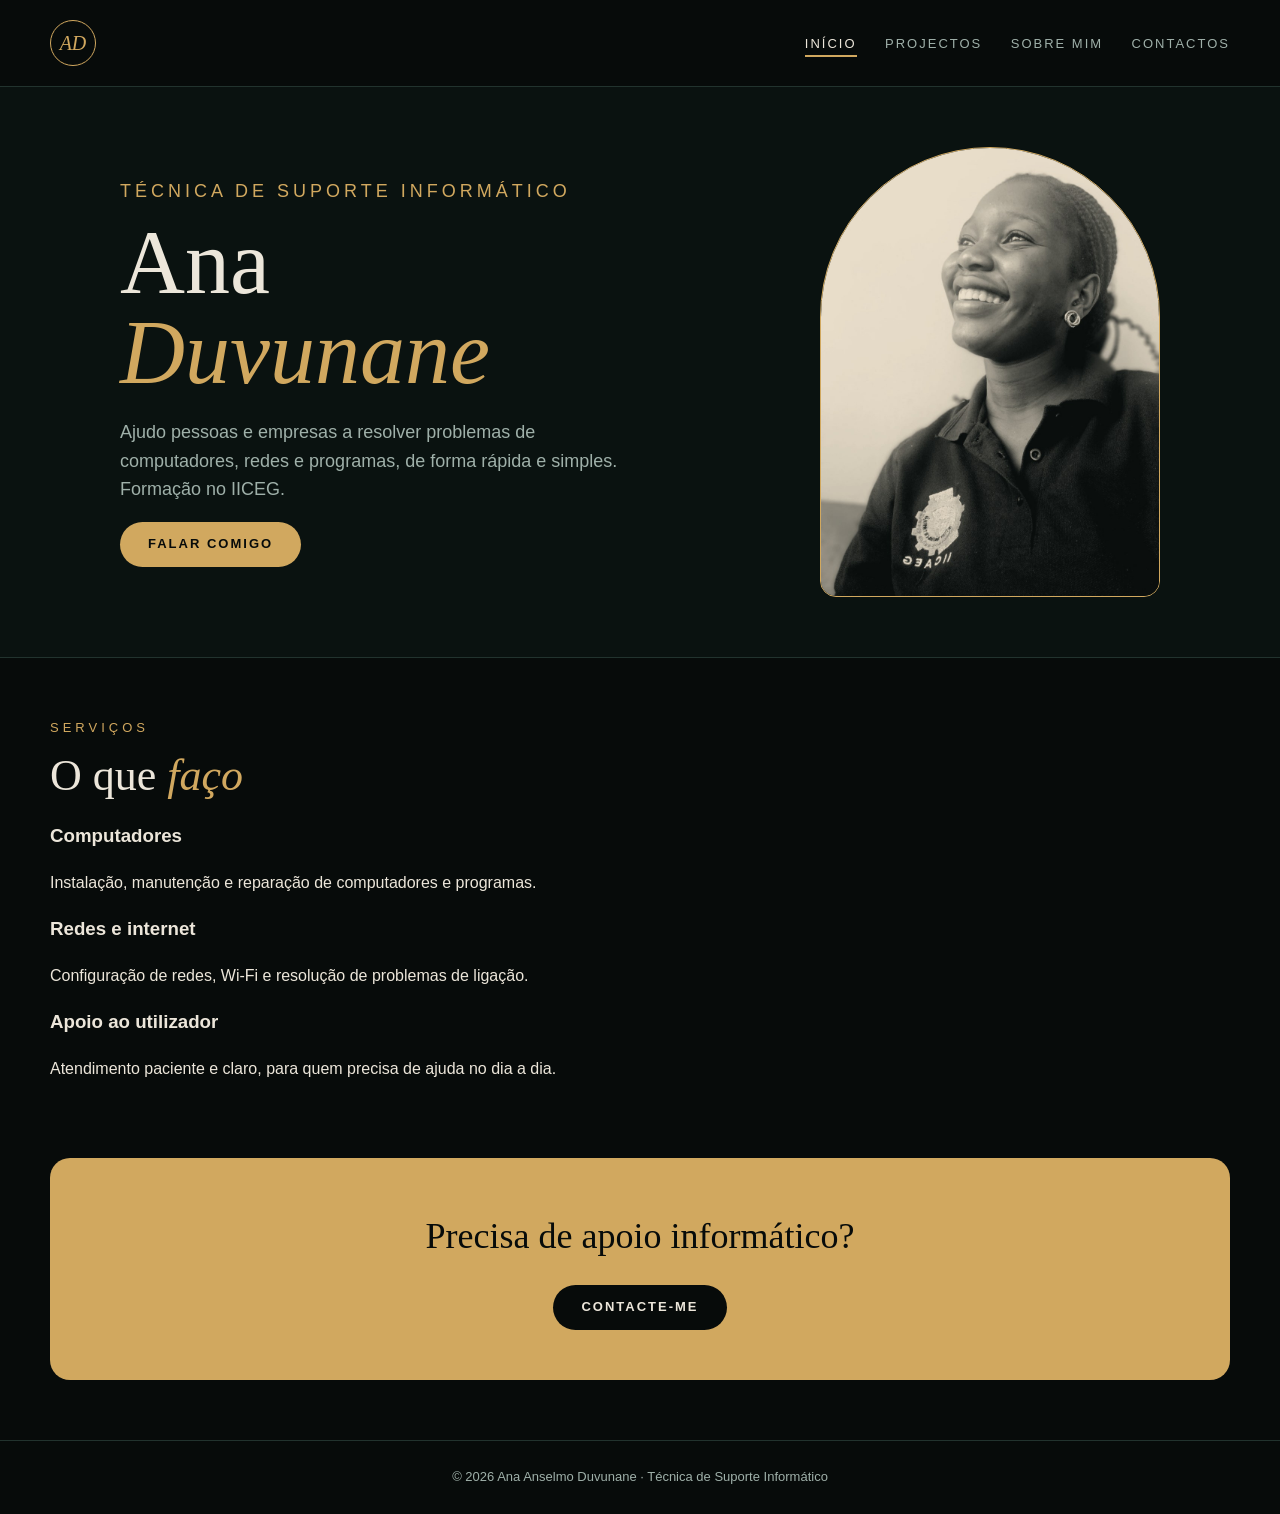
<file: portefolio-ana/index.html>
<!DOCTYPE html>
<html lang="pt">
<head>
  <meta charset="UTF-8">
  <meta name="viewport" content="width=device-width, initial-scale=1">
  <title>Início - Ana Anselmo Duvunane</title>
  <link rel="stylesheet" href="css/index.css">
</head>
<body>

  <!-- Topo -->
  <div class="topo">
    <a class="logo" href="index.html">AD</a>
    <div class="menu">
      <a href="index.html" class="ativo">Início</a>
      <a href="projectos.html">Projectos</a>
      <a href="sobre.html">Sobre mim</a>
      <a href="contactos.html">Contactos</a>
    </div>
  </div>

  <!-- Parte de cima -->
  <div class="hero">
    <div class="hero-texto">
      <p class="etiqueta">Técnica de Suporte Informático</p>
      <h1>Ana<br><i>Duvunane</i></h1>
      <p class="suave">Ajudo pessoas e empresas a resolver problemas de computadores, redes e programas, de forma rápida e simples. Formação no IICEG.</p>
      <a class="botao" href="contactos.html">Falar comigo</a>
    </div>
    <img class="foto" src="imagens/ana-inicio.jpg" alt="Fotografia da Ana Anselmo Duvunane">
  </div>

  <!-- O que faço -->
  <div class="secao">
    <p class="etiqueta">Serviços</p>
    <h2 class="titulo">O que <i>faço</i></h2>
    <div class="cartoes">
      <div class="cartao">
        <h3>Computadores</h3>
        <p>Instalação, manutenção e reparação de computadores e programas.</p>
      </div>
      <div class="cartao">
        <h3>Redes e internet</h3>
        <p>Configuração de redes, Wi-Fi e resolução de problemas de ligação.</p>
      </div>
      <div class="cartao">
        <h3>Apoio ao utilizador</h3>
        <p>Atendimento paciente e claro, para quem precisa de ajuda no dia a dia.</p>
      </div>
    </div>
  </div>

  <!-- Faixa final -->
  <div class="chamada">
    <h2>Precisa de apoio informático?</h2>
    <a class="botao" href="contactos.html">Contacte-me</a>
  </div>

  <!-- Rodapé -->
  <footer>
    &copy; 2026 Ana Anselmo Duvunane &middot; Técnica de Suporte Informático
  </footer>

</body>
</html>
</file>
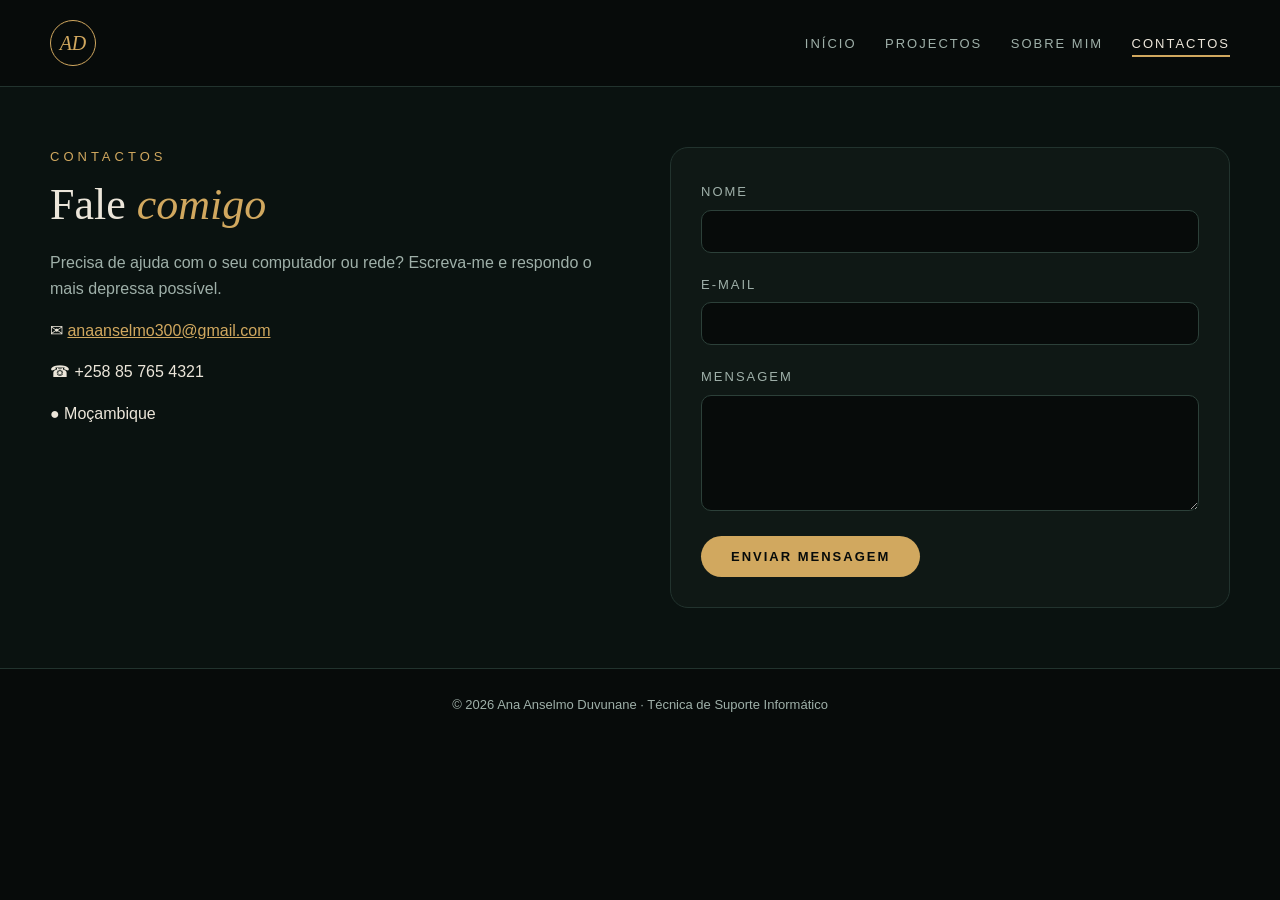
<file: portefolio-ana/contactos.html>
<!DOCTYPE html>
<html lang="pt">
<head>
  <meta charset="UTF-8">
  <meta name="viewport" content="width=device-width, initial-scale=1">
  <title>Contactos - Ana Anselmo Duvunane</title>
  <link rel="stylesheet" href="css/contactos.css">
</head>
<body>

  <!-- Topo -->
  <div class="topo">
    <a class="logo" href="index.html">AD</a>
    <div class="menu">
      <a href="index.html">Início</a>
      <a href="projectos.html">Projectos</a>
      <a href="sobre.html">Sobre mim</a>
      <a href="contactos.html" class="ativo">Contactos</a>
    </div>
  </div>

  <!-- Contactos e formulário -->
  <div class="contacto">
    <div class="contacto-texto">
      <p class="etiqueta">Contactos</p>
      <h1 class="titulo">Fale <i>comigo</i></h1>
      <p class="suave">Precisa de ajuda com o seu computador ou rede? Escreva-me e respondo o mais depressa possível.</p>
      <ul>
        <li>&#9993; <a href="mailto:anaanselmo300@gmail.com">anaanselmo300@gmail.com</a></li>
        <li>&#9742; +258 85 765 4321</li>
        <li>&#9679; Moçambique</li>
      </ul>
    </div>
    <div class="contacto-form">
      <!-- Ao enviar, abre o programa de e-mail com a mensagem -->
      <form action="mailto:anaanselmo300@gmail.com" method="post" enctype="text/plain">
        <label for="nome">Nome</label><br>
        <input type="text" id="nome" name="nome" required><br>
        <label for="email">E-mail</label><br>
        <input type="email" id="email" name="email" required><br>
        <label for="mensagem">Mensagem</label><br>
        <textarea id="mensagem" name="mensagem" rows="5" required></textarea><br>
        <input type="submit" value="Enviar mensagem">
      </form>
    </div>
  </div>

  <!-- Rodapé -->
  <footer>
    &copy; 2026 Ana Anselmo Duvunane &middot; Técnica de Suporte Informático
  </footer>

</body>
</html>
</file>
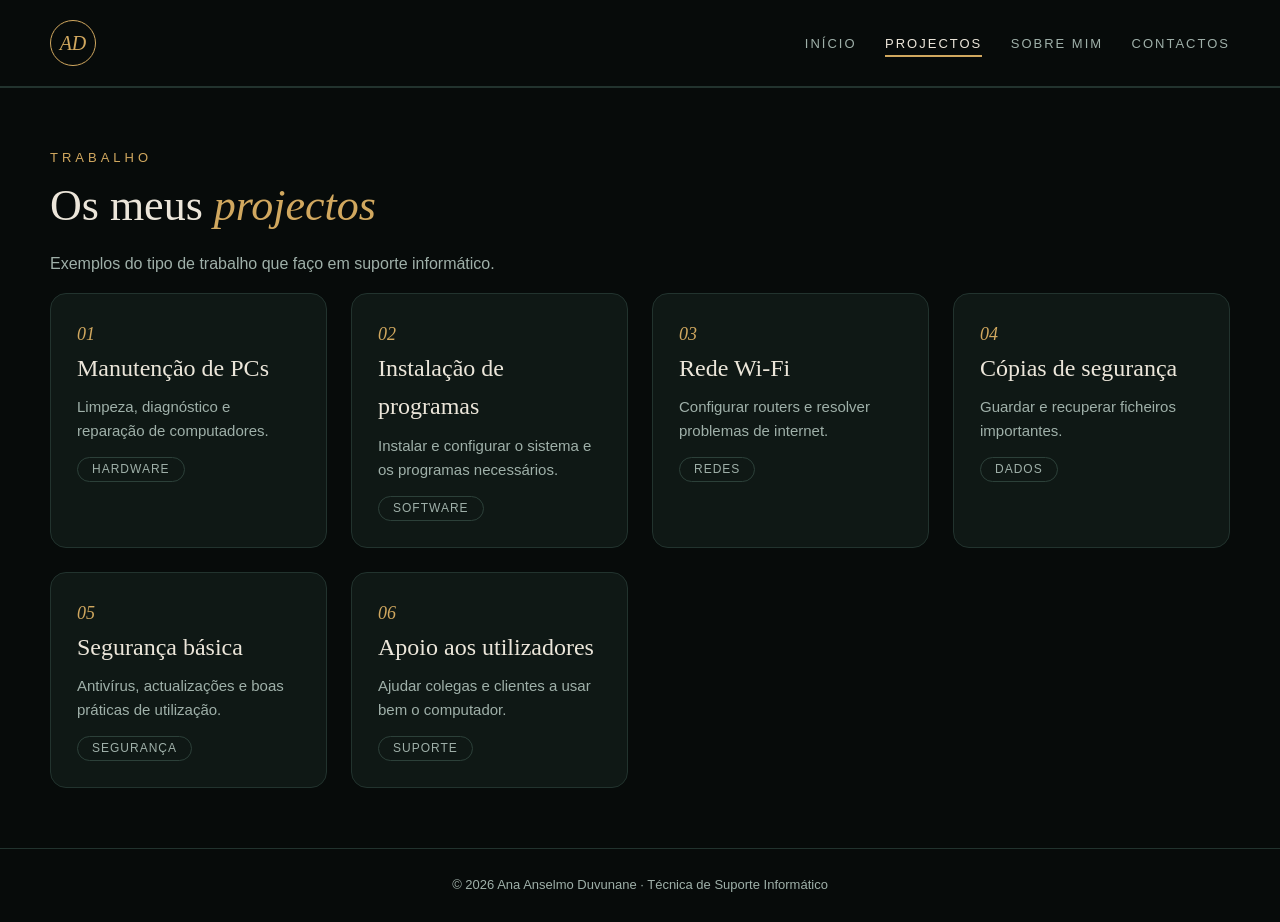
<file: portefolio-ana/projectos.html>
<!DOCTYPE html>
<html lang="pt">
<head>
  <meta charset="UTF-8">
  <meta name="viewport" content="width=device-width, initial-scale=1">
  <title>Projectos - Ana Anselmo Duvunane</title>
  <link rel="stylesheet" href="css/projectos.css">
</head>
<body>

  <!-- Topo -->
  <div class="topo">
    <a class="logo" href="index.html">AD</a>
    <div class="menu">
      <a href="index.html">Início</a>
      <a href="projectos.html" class="ativo">Projectos</a>
      <a href="sobre.html">Sobre mim</a>
      <a href="contactos.html">Contactos</a>
    </div>
  </div>

  <!-- Projectos -->
  <div class="secao">
    <p class="etiqueta">Trabalho</p>
    <h1 class="titulo">Os meus <i>projectos</i></h1>
    <p class="suave">Exemplos do tipo de trabalho que faço em suporte informático.</p>
    <div class="cartoes">
      <div class="cartao">
        <span class="num">01</span>
        <h3>Manutenção de PCs</h3>
        <p>Limpeza, diagnóstico e reparação de computadores.</p>
        <span class="tag">Hardware</span>
      </div>
      <div class="cartao">
        <span class="num">02</span>
        <h3>Instalação de programas</h3>
        <p>Instalar e configurar o sistema e os programas necessários.</p>
        <span class="tag">Software</span>
      </div>
      <div class="cartao">
        <span class="num">03</span>
        <h3>Rede Wi-Fi</h3>
        <p>Configurar routers e resolver problemas de internet.</p>
        <span class="tag">Redes</span>
      </div>
      <div class="cartao">
        <span class="num">04</span>
        <h3>Cópias de segurança</h3>
        <p>Guardar e recuperar ficheiros importantes.</p>
        <span class="tag">Dados</span>
      </div>
      <div class="cartao">
        <span class="num">05</span>
        <h3>Segurança básica</h3>
        <p>Antivírus, actualizações e boas práticas de utilização.</p>
        <span class="tag">Segurança</span>
      </div>
      <div class="cartao">
        <span class="num">06</span>
        <h3>Apoio aos utilizadores</h3>
        <p>Ajudar colegas e clientes a usar bem o computador.</p>
        <span class="tag">Suporte</span>
      </div>
    </div>
  </div>

  <!-- Rodapé -->
  <footer>
    &copy; 2026 Ana Anselmo Duvunane &middot; Técnica de Suporte Informático
  </footer>

</body>
</html>
</file>
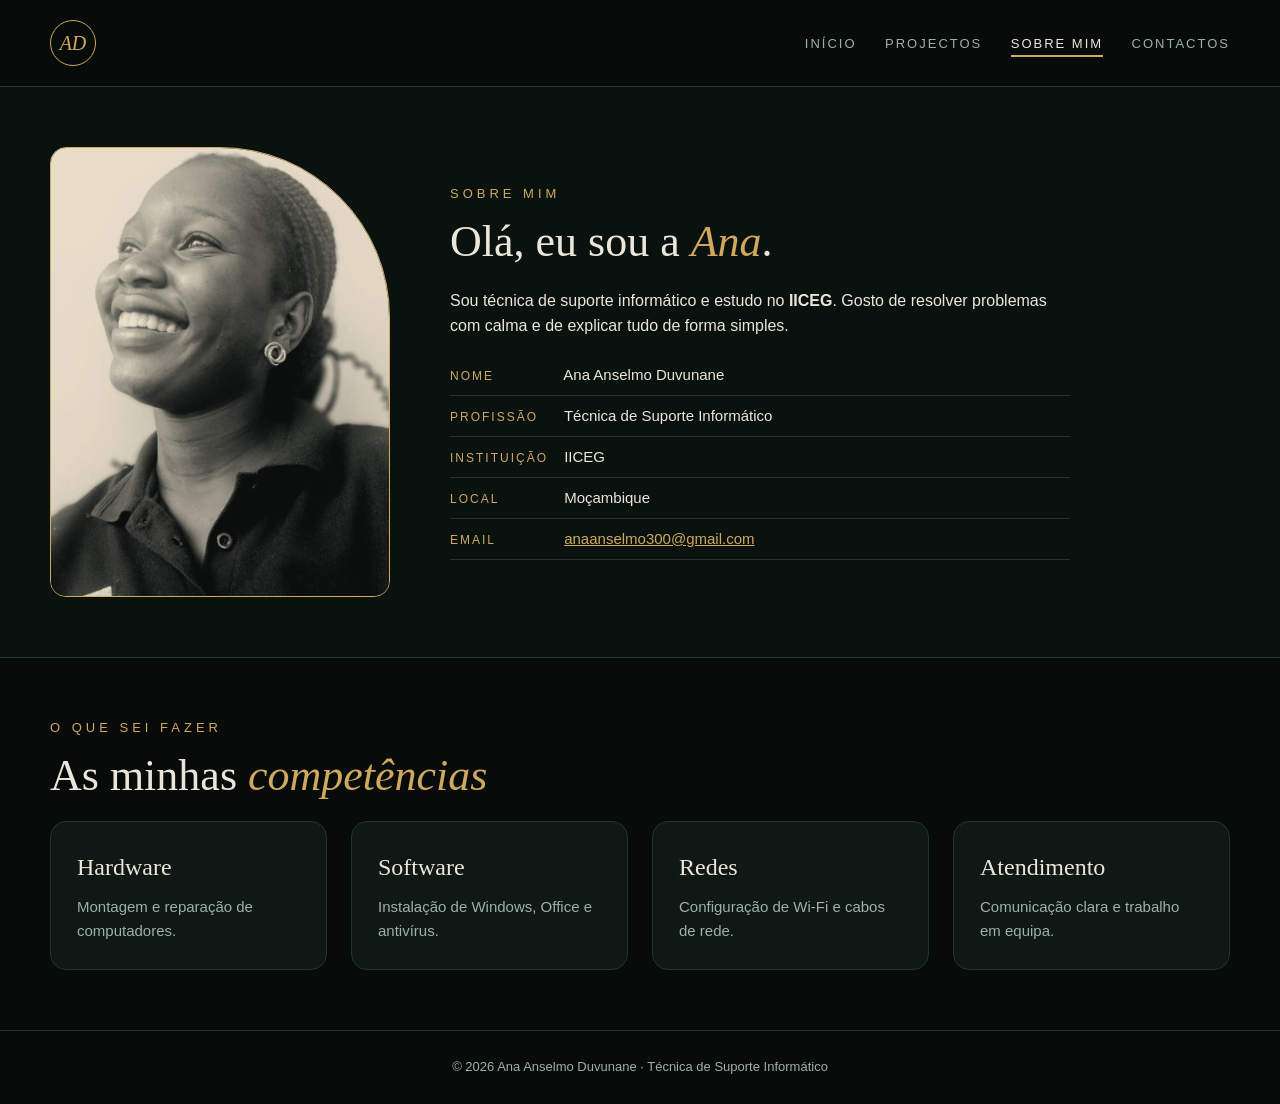
<file: portefolio-ana/sobre.html>
<!DOCTYPE html>
<html lang="pt">
<head>
  <meta charset="UTF-8">
  <meta name="viewport" content="width=device-width, initial-scale=1">
  <title>Sobre mim - Ana Anselmo Duvunane</title>
  <link rel="stylesheet" href="css/sobre.css">
</head>
<body>

  <!-- Topo -->
  <div class="topo">
    <a class="logo" href="index.html">AD</a>
    <div class="menu">
      <a href="index.html">Início</a>
      <a href="projectos.html">Projectos</a>
      <a href="sobre.html" class="ativo">Sobre mim</a>
      <a href="contactos.html">Contactos</a>
    </div>
  </div>

  <!-- Apresentação -->
  <div class="apresentacao">
    <img class="foto" src="imagens/ana-sobre.jpg" alt="Fotografia da Ana Anselmo Duvunane">
    <div class="texto">
      <p class="etiqueta">Sobre mim</p>
      <h1 class="titulo">Olá, eu sou a <i>Ana</i>.</h1>
      <p>Sou técnica de suporte informático e estudo no <b>IICEG</b>. Gosto de resolver problemas com calma e de explicar tudo de forma simples.</p>
      <div class="dados">
        <p><b>Nome</b> Ana Anselmo Duvunane</p>
        <p><b>Profissão</b> Técnica de Suporte Informático</p>
        <p><b>Instituição</b> IICEG</p>
        <p><b>Local</b> Moçambique</p>
        <p><b>Email</b> <a href="mailto:anaanselmo300@gmail.com">anaanselmo300@gmail.com</a></p>
      </div>
    </div>
  </div>

  <!-- Competências -->
  <div class="secao">
    <p class="etiqueta">O que sei fazer</p>
    <h2 class="titulo">As minhas <i>competências</i></h2>
    <div class="cartoes">
      <div class="cartao"><h3>Hardware</h3><p>Montagem e reparação de computadores.</p></div>
      <div class="cartao"><h3>Software</h3><p>Instalação de Windows, Office e antivírus.</p></div>
      <div class="cartao"><h3>Redes</h3><p>Configuração de Wi-Fi e cabos de rede.</p></div>
      <div class="cartao"><h3>Atendimento</h3><p>Comunicação clara e trabalho em equipa.</p></div>
    </div>
  </div>

  <!-- Rodapé -->
  <footer>
    &copy; 2026 Ana Anselmo Duvunane &middot; Técnica de Suporte Informático
  </footer>

</body>
</html>
</file>
<file: portefolio-ana/css/index.css>
/* ===== Estilos comuns (iguais nas 4 páginas) =====
   Cores: ouro #d1a85f | fundo #070b0a | texto #ece6da | cinza-verde #9fb0a9 */

* { box-sizing: border-box; }

body {
  margin: 0;
  background-color: #070b0a;
  color: #ece6da;
  font-family: Arial, sans-serif;
  line-height: 1.6;
}

a { color: #d1a85f; }

/* Topo com logótipo e menu */
.topo {
  display: flex;
  flex-wrap: wrap;
  justify-content: space-between;
  align-items: center;
  gap: 16px;
  padding: 20px 50px;
  border-bottom: 1px solid #22332e;
}

.logo {
  display: inline-block;
  width: 46px;
  height: 46px;
  border: 1px solid #d1a85f;
  border-radius: 50%;
  text-align: center;
  line-height: 44px;
  font-family: Georgia, serif;
  font-style: italic;
  font-size: 20px;
  color: #d1a85f;
  text-decoration: none;
}

.menu a {
  margin-left: 24px;
  padding-bottom: 4px;
  color: #9fb0a9;
  text-decoration: none;
  text-transform: uppercase;
  font-size: 13px;
  letter-spacing: 2px;
}

.menu a:hover,
.menu a.ativo {
  color: #ece6da;
  border-bottom: 2px solid #d1a85f;
}

/* Botão dourado */
.botao {
  display: inline-block;
  background-color: #d1a85f;
  color: #070b0a;
  text-decoration: none;
  padding: 12px 28px;
  border-radius: 40px;
  text-transform: uppercase;
  font-size: 13px;
  font-weight: bold;
  letter-spacing: 2px;
}

.botao:hover { background-color: #ecc98a; }

/* Secções e títulos */
.secao {
  padding: 60px 50px;
  border-top: 1px solid #22332e;
}

.etiqueta {
  margin: 0 0 12px 0;
  color: #d1a85f;
  text-transform: uppercase;
  font-size: 13px;
  letter-spacing: 4px;
}

.titulo {
  margin: 0 0 20px 0;
  font-family: Georgia, serif;
  font-weight: normal;
  font-size: 44px;
  line-height: 1.15;
}

.titulo i { color: #d1a85f; }

.suave { color: #9fb0a9; }

/* Rodapé */
footer {
  padding: 26px 50px;
  border-top: 1px solid #22332e;
  text-align: center;
  font-size: 13px;
  color: #9fb0a9;
}

/* ===== Página Início ===== */

.hero {
  display: flex;
  flex-wrap: wrap;
  justify-content: space-around;
  align-items: center;
  gap: 40px;
  padding: 60px 50px;
  background-color: #0a1210;
}

.hero-texto { max-width: 520px; }

.hero h1 {
  margin: 0 0 20px 0;
  font-family: Georgia, serif;
  font-weight: normal;
  font-size: 90px;
  line-height: 1;
}

.hero h1 i { color: #d1a85f; }

.hero p { font-size: 18px; }

/* Fotografia em forma de arco */
.foto {
  width: 340px;
  height: 450px;
  object-fit: cover;
  border: 1px solid #d1a85f;
  border-radius: 170px 170px 16px 16px;
}

/* Faixa dourada final */
.chamada {
  margin: 0 50px 60px 50px;
  padding: 50px;
  background-color: #d1a85f;
  color: #070b0a;
  border-radius: 20px;
  text-align: center;
}

.chamada h2 {
  margin: 0 0 20px 0;
  font-family: Georgia, serif;
  font-weight: normal;
  font-size: 36px;
}

.chamada .botao {
  background-color: #070b0a;
  color: #ece6da;
}
</file>
<file: portefolio-ana/css/contactos.css>
/* ===== Estilos comuns (iguais nas 4 páginas) =====
   Cores: ouro #d1a85f | fundo #070b0a | texto #ece6da | cinza-verde #9fb0a9 */

* { box-sizing: border-box; }

body {
  margin: 0;
  background-color: #070b0a;
  color: #ece6da;
  font-family: Arial, sans-serif;
  line-height: 1.6;
}

a { color: #d1a85f; }

/* Topo com logótipo e menu */
.topo {
  display: flex;
  flex-wrap: wrap;
  justify-content: space-between;
  align-items: center;
  gap: 16px;
  padding: 20px 50px;
  border-bottom: 1px solid #22332e;
}

.logo {
  display: inline-block;
  width: 46px;
  height: 46px;
  border: 1px solid #d1a85f;
  border-radius: 50%;
  text-align: center;
  line-height: 44px;
  font-family: Georgia, serif;
  font-style: italic;
  font-size: 20px;
  color: #d1a85f;
  text-decoration: none;
}

.menu a {
  margin-left: 24px;
  padding-bottom: 4px;
  color: #9fb0a9;
  text-decoration: none;
  text-transform: uppercase;
  font-size: 13px;
  letter-spacing: 2px;
}

.menu a:hover,
.menu a.ativo {
  color: #ece6da;
  border-bottom: 2px solid #d1a85f;
}

/* Botão dourado */
.botao {
  display: inline-block;
  background-color: #d1a85f;
  color: #070b0a;
  text-decoration: none;
  padding: 12px 28px;
  border-radius: 40px;
  text-transform: uppercase;
  font-size: 13px;
  font-weight: bold;
  letter-spacing: 2px;
}

.botao:hover { background-color: #ecc98a; }

/* Secções e títulos */
.secao {
  padding: 60px 50px;
  border-top: 1px solid #22332e;
}

.etiqueta {
  margin: 0 0 12px 0;
  color: #d1a85f;
  text-transform: uppercase;
  font-size: 13px;
  letter-spacing: 4px;
}

.titulo {
  margin: 0 0 20px 0;
  font-family: Georgia, serif;
  font-weight: normal;
  font-size: 44px;
  line-height: 1.15;
}

.titulo i { color: #d1a85f; }

.suave { color: #9fb0a9; }

/* Rodapé */
footer {
  padding: 26px 50px;
  border-top: 1px solid #22332e;
  text-align: center;
  font-size: 13px;
  color: #9fb0a9;
}

/* ===== Página Contactos ===== */

.contacto {
  display: flex;
  flex-wrap: wrap;
  gap: 60px;
  padding: 60px 50px;
  background-color: #0a1210;
}

.contacto-texto { flex: 1; min-width: 280px; }
.contacto-form { flex: 1; min-width: 280px; }

.contacto-texto ul {
  list-style: none;
  padding: 0;
}

.contacto-texto li { margin: 16px 0; }

/* Formulário */
form {
  padding: 30px;
  background-color: #0f1815;
  border: 1px solid #22332e;
  border-radius: 18px;
}

label {
  color: #9fb0a9;
  font-size: 13px;
  letter-spacing: 2px;
  text-transform: uppercase;
}

input[type=text], input[type=email], textarea {
  width: 100%;
  margin: 6px 0 18px 0;
  padding: 12px 14px;
  background-color: #070b0a;
  color: #ece6da;
  border: 1px solid #2c4039;
  border-radius: 10px;
  font-size: 15px;
}

input[type=submit] {
  padding: 13px 30px;
  background-color: #d1a85f;
  color: #070b0a;
  border: none;
  border-radius: 40px;
  font-size: 13px;
  font-weight: bold;
  letter-spacing: 2px;
  text-transform: uppercase;
  cursor: pointer;
}

input[type=submit]:hover { background-color: #ecc98a; }
</file>
<file: portefolio-ana/css/projectos.css>
/* ===== Estilos comuns (iguais nas 4 páginas) =====
   Cores: ouro #d1a85f | fundo #070b0a | texto #ece6da | cinza-verde #9fb0a9 */

* { box-sizing: border-box; }

body {
  margin: 0;
  background-color: #070b0a;
  color: #ece6da;
  font-family: Arial, sans-serif;
  line-height: 1.6;
}

a { color: #d1a85f; }

/* Topo com logótipo e menu */
.topo {
  display: flex;
  flex-wrap: wrap;
  justify-content: space-between;
  align-items: center;
  gap: 16px;
  padding: 20px 50px;
  border-bottom: 1px solid #22332e;
}

.logo {
  display: inline-block;
  width: 46px;
  height: 46px;
  border: 1px solid #d1a85f;
  border-radius: 50%;
  text-align: center;
  line-height: 44px;
  font-family: Georgia, serif;
  font-style: italic;
  font-size: 20px;
  color: #d1a85f;
  text-decoration: none;
}

.menu a {
  margin-left: 24px;
  padding-bottom: 4px;
  color: #9fb0a9;
  text-decoration: none;
  text-transform: uppercase;
  font-size: 13px;
  letter-spacing: 2px;
}

.menu a:hover,
.menu a.ativo {
  color: #ece6da;
  border-bottom: 2px solid #d1a85f;
}

/* Botão dourado */
.botao {
  display: inline-block;
  background-color: #d1a85f;
  color: #070b0a;
  text-decoration: none;
  padding: 12px 28px;
  border-radius: 40px;
  text-transform: uppercase;
  font-size: 13px;
  font-weight: bold;
  letter-spacing: 2px;
}

.botao:hover { background-color: #ecc98a; }

/* Secções e títulos */
.secao {
  padding: 60px 50px;
  border-top: 1px solid #22332e;
}

.etiqueta {
  margin: 0 0 12px 0;
  color: #d1a85f;
  text-transform: uppercase;
  font-size: 13px;
  letter-spacing: 4px;
}

.titulo {
  margin: 0 0 20px 0;
  font-family: Georgia, serif;
  font-weight: normal;
  font-size: 44px;
  line-height: 1.15;
}

.titulo i { color: #d1a85f; }

.suave { color: #9fb0a9; }

/* Rodapé */
footer {
  padding: 26px 50px;
  border-top: 1px solid #22332e;
  text-align: center;
  font-size: 13px;
  color: #9fb0a9;
}

/* ===== Página Projectos ===== */

.num {
  color: #d1a85f;
  font-family: Georgia, serif;
  font-style: italic;
  font-size: 18px;
}

.tag {
  display: inline-block;
  margin: 14px 6px 0 0;
  padding: 2px 14px;
  border: 1px solid #2c4039;
  border-radius: 30px;
  font-size: 12px;
  letter-spacing: 1px;
  text-transform: uppercase;
  color: #9fb0a9;
}

/* Cartões (grelha que se ajusta ao tamanho do ecrã) */
.cartoes {
  display: grid;
  grid-template-columns: repeat(auto-fit, minmax(250px, 1fr));
  gap: 24px;
}

.cartao {
  background-color: #0f1815;
  border: 1px solid #22332e;
  border-radius: 16px;
  padding: 26px;
}

.cartao h3 {
  margin: 0 0 8px 0;
  font-family: Georgia, serif;
  font-weight: normal;
  font-size: 24px;
}

.cartao p {
  margin: 0;
  color: #9fb0a9;
  font-size: 15px;
}
</file>
<file: portefolio-ana/css/sobre.css>
/* ===== Estilos comuns (iguais nas 4 páginas) =====
   Cores: ouro #d1a85f | fundo #070b0a | texto #ece6da | cinza-verde #9fb0a9 */

* { box-sizing: border-box; }

body {
  margin: 0;
  background-color: #070b0a;
  color: #ece6da;
  font-family: Arial, sans-serif;
  line-height: 1.6;
}

a { color: #d1a85f; }

/* Topo com logótipo e menu */
.topo {
  display: flex;
  flex-wrap: wrap;
  justify-content: space-between;
  align-items: center;
  gap: 16px;
  padding: 20px 50px;
  border-bottom: 1px solid #22332e;
}

.logo {
  display: inline-block;
  width: 46px;
  height: 46px;
  border: 1px solid #d1a85f;
  border-radius: 50%;
  text-align: center;
  line-height: 44px;
  font-family: Georgia, serif;
  font-style: italic;
  font-size: 20px;
  color: #d1a85f;
  text-decoration: none;
}

.menu a {
  margin-left: 24px;
  padding-bottom: 4px;
  color: #9fb0a9;
  text-decoration: none;
  text-transform: uppercase;
  font-size: 13px;
  letter-spacing: 2px;
}

.menu a:hover,
.menu a.ativo {
  color: #ece6da;
  border-bottom: 2px solid #d1a85f;
}

/* Botão dourado */
.botao {
  display: inline-block;
  background-color: #d1a85f;
  color: #070b0a;
  text-decoration: none;
  padding: 12px 28px;
  border-radius: 40px;
  text-transform: uppercase;
  font-size: 13px;
  font-weight: bold;
  letter-spacing: 2px;
}

.botao:hover { background-color: #ecc98a; }

/* Secções e títulos */
.secao {
  padding: 60px 50px;
  border-top: 1px solid #22332e;
}

.etiqueta {
  margin: 0 0 12px 0;
  color: #d1a85f;
  text-transform: uppercase;
  font-size: 13px;
  letter-spacing: 4px;
}

.titulo {
  margin: 0 0 20px 0;
  font-family: Georgia, serif;
  font-weight: normal;
  font-size: 44px;
  line-height: 1.15;
}

.titulo i { color: #d1a85f; }

.suave { color: #9fb0a9; }

/* Rodapé */
footer {
  padding: 26px 50px;
  border-top: 1px solid #22332e;
  text-align: center;
  font-size: 13px;
  color: #9fb0a9;
}

/* ===== Página Sobre mim ===== */

.apresentacao {
  display: flex;
  flex-wrap: wrap;
  align-items: center;
  gap: 60px;
  padding: 60px 50px;
  background-color: #0a1210;
}

.foto {
  width: 340px;
  height: 450px;
  object-fit: cover;
  border: 1px solid #d1a85f;
  border-radius: 16px 170px 16px 16px;
}

.texto { max-width: 620px; }

/* Lista de dados pessoais */
.dados p {
  margin: 0;
  padding: 8px 0;
  border-bottom: 1px solid #22332e;
  font-size: 15px;
}

.dados b {
  display: inline-block;
  width: 110px;
  color: #d1a85f;
  font-weight: normal;
  font-size: 12px;
  letter-spacing: 2px;
  text-transform: uppercase;
}

/* Cartões (grelha que se ajusta ao tamanho do ecrã) */
.cartoes {
  display: grid;
  grid-template-columns: repeat(auto-fit, minmax(250px, 1fr));
  gap: 24px;
}

.cartao {
  background-color: #0f1815;
  border: 1px solid #22332e;
  border-radius: 16px;
  padding: 26px;
}

.cartao h3 {
  margin: 0 0 8px 0;
  font-family: Georgia, serif;
  font-weight: normal;
  font-size: 24px;
}

.cartao p {
  margin: 0;
  color: #9fb0a9;
  font-size: 15px;
}
</file>
